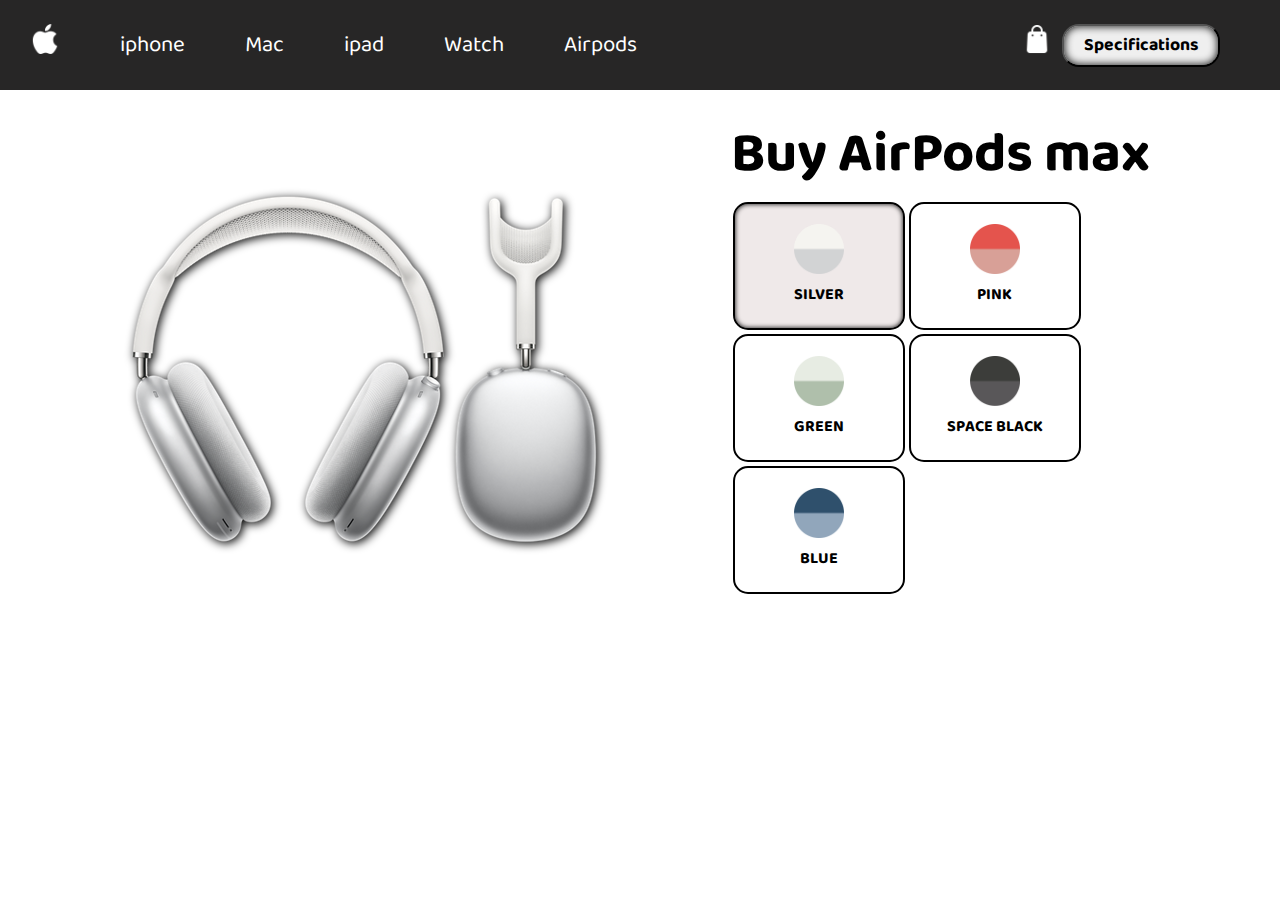
<file: product.html>
<!DOCTYPE html>
<html lang="en">
<head>
    <meta charset="UTF-8">
    <meta name="viewport" content="width=device-width, initial-scale=1.0">
    <title>Airpod Max</title>
    <link rel="stylesheet" href="css/product.css">
</head>
<body>
    <nav>
        <div class="left">
            <ul>
                <li><a href="#"><img src="images/apple-logo.png" alt="logo" class="img"></a></li>
                <li><a href="#">iphone</a></li>
                <li><a href="#">Mac</a></li>
                <li><a href="#">ipad</a></li>
                <li><a href="#">Watch</a></li>
                <li><a href="#">Airpods</a></li>
            </ul>
        </div>
        <div class="right">
            <img src="images/bag.png" alt="cart" class="img">
            <button class="btn">Specifications</button>
        </div>
    </nav>
    <main>
        <div class="product">
            <img src="images/SILVER.png" alt="">
        </div>
        <div class="aside">
            <div class="heading">Buy AirPods max</div>
            <div class="buttons">
                <div class="button" id="active">
                    <img src="images/siver-color.png" alt="">
                    <p>Silver</p>
                </div>
                <div class="button" id="">
                    <img src="images/pink-color.png" alt="">
                    <p>Pink</p>
                </div>
                <div class="button" id="">
                    <img src="images/green-color.png" alt="">
                    <p>green</p>
                </div>
                <div class="button" id="">
                    <img src="images/grey-color.png" alt="">
                    <p>space black</p>
                </div>
                <div class="button" id="">
                    <img src="images/blue-color.png" alt="">
                    <p>blue</p>
                </div>
            </div>
        </div>
    </main>
    <script src="js/script.js"></script>
</body>
</html>
</file>
<file: css/product.css>
@import url('https://fonts.googleapis.com/css2?family=Baloo+Bhai+2&family=Roboto&display=swap');
*{
    margin: 0;
    padding: 0;
    font-family: 'Baloo Bhai 2', cursive;
}
nav{
    display: flex;
    background: #272626;
    align-items: center;
    justify-content:space-between;
    height: 10vh;
}
.left ul{
    display: flex;
}
.left ul li {
    list-style: none;
    margin: auto 30px;
}
.left ul li a{
    text-decoration: none;
    color: white;
    font-size: 1.4rem;
}
.right{
    color: white;
    display: flex;
    margin: 0px 50px;
}
.btn{
    font-weight: 700;
    margin: 0px 10px;
    padding: 5px 20px;
    font-size: 1.1rem;
    border-radius: 17px;
    box-shadow: inset 0px 0px 8px 0px black;
    cursor: pointer;
}
.img{
    height: 30px;
    filter: invert(100%);
}
main{
    display: flex;
    justify-content: space-evenly;
}
.aside{
    margin: 20px 0px;
    display: flex;
    flex-direction: column;
}
.heading{
    font-size: 3.5rem;
    font-weight: 700;
}
.buttons{
    display: flex;
    flex-wrap: wrap;
    width: 30vw;
    
}
.button{
    width: 10vw;
    display: flex;
    flex-direction: column;
    justify-content: space-between;
    align-items: center;
    padding: 20px;
    border: 2px solid black;
    margin: 2px;
    border-radius: 15px;
    cursor: pointer;
}
.button img{
    width: 50px;
}
.button p{
    text-transform: uppercase;
    font-weight: 700;
    margin-top: 8px;
}
#active{
    background-color: rgba(239, 233, 233, 1);
    box-shadow: inset 0px 0px 5px black;
}
.product img{
    filter: drop-shadow(2px 2px 5px  black);
}
</file>
